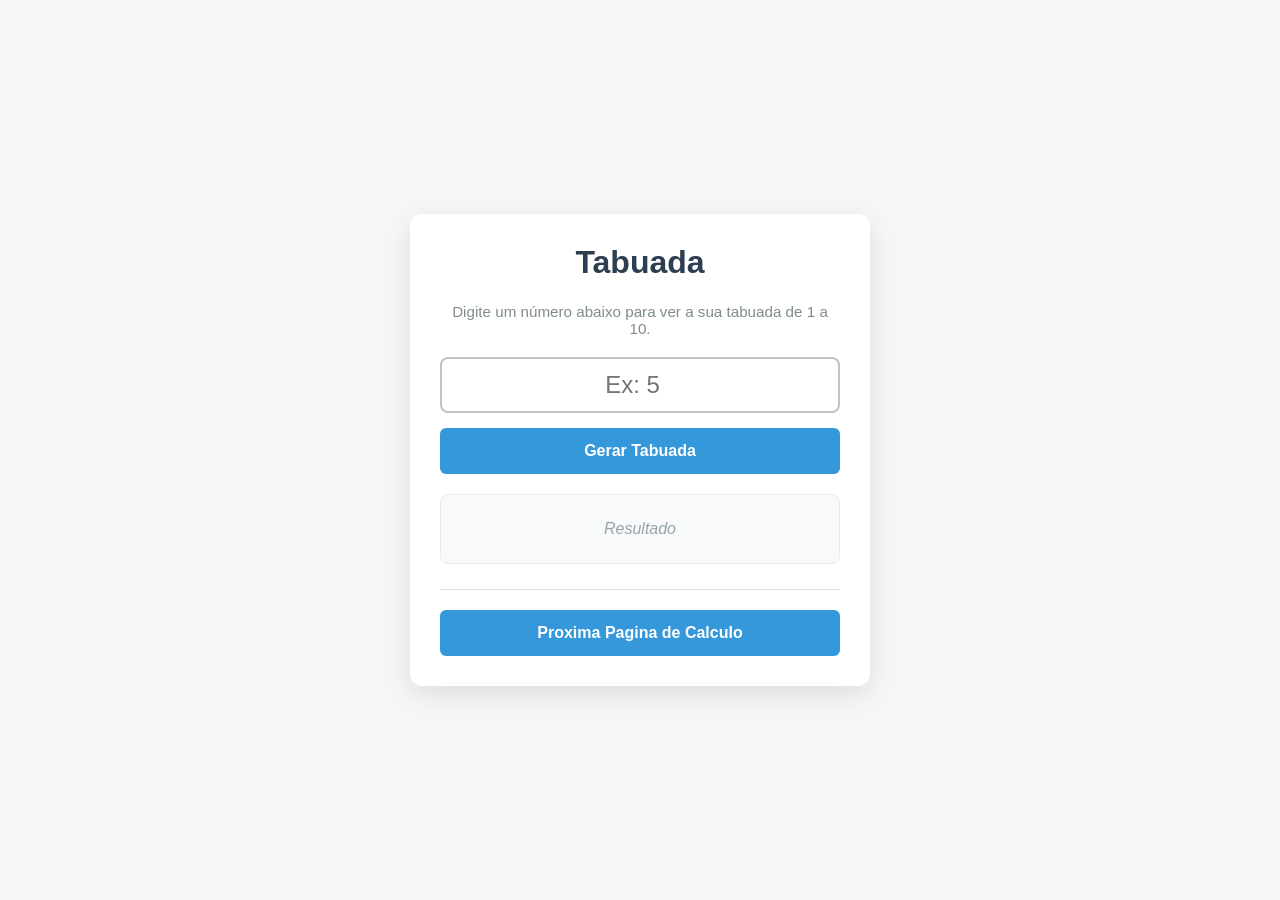
<file: index.html>
<!DOCTYPE html>
<html lang="pt">
<head>
    <meta charset="UTF-8">
    <meta name="viewport" content="width=device-width, initial-scale=1.0">
    <title>Gerador de Tabuada</title>
    <link rel="stylesheet" href="index.css">
</head>
<body>
    
    <div class="card">
        <h1>Tabuada</h1>
        <p class="instrucao">Digite um número abaixo para ver a sua tabuada de 1 a 10.</p>
        
        <div class="calculadora-box">
            <input type="number" id="numero-input" placeholder="Ex: 5">
        </div>

        <button id="btn-gerar">Gerar Tabuada</button>

        <div id="resultado-container">
            <p class="placeholder-text"> Resultado </p>
        </div>

        <hr>

    <button onclick="window.location.href='soma.html'">
        Proxima Pagina de Calculo
    </button>
    </div>

    <script>
        const numeroInput = document.getElementById('numero-input');
        const btnGerar = document.getElementById('btn-gerar');
        const resultadoContainer = document.getElementById('resultado-container');
        const btnProximo = document.getElementById('btn-proximo');

        btnGerar.addEventListener('click', function() {
            const numero = parseFloat(numeroInput.value);

            resultadoContainer.innerHTML = '';

            if (isNaN(numero)) {
                resultadoContainer.innerHTML = '<p class="erro">Por favor, digite um número válido!</p>';
                return;
            }

            for (let i = 1; i <= 10; i++) {
                const resultadoConta = numero * i;

                const linha = document.createElement('p');
                linha.className = 'linha-tabuada';
                linha.innerHTML = `<strong>${numero}</strong> &times; ${i} = <strong>${resultadoConta}</strong>`;
                
                resultadoContainer.appendChild(linha);
            }
        });

        btnProximo.addEventListener('click', function() {
            window.location.href = 'proxima-pagina.html';
        });
    </script>
</body>
</html>
</file>
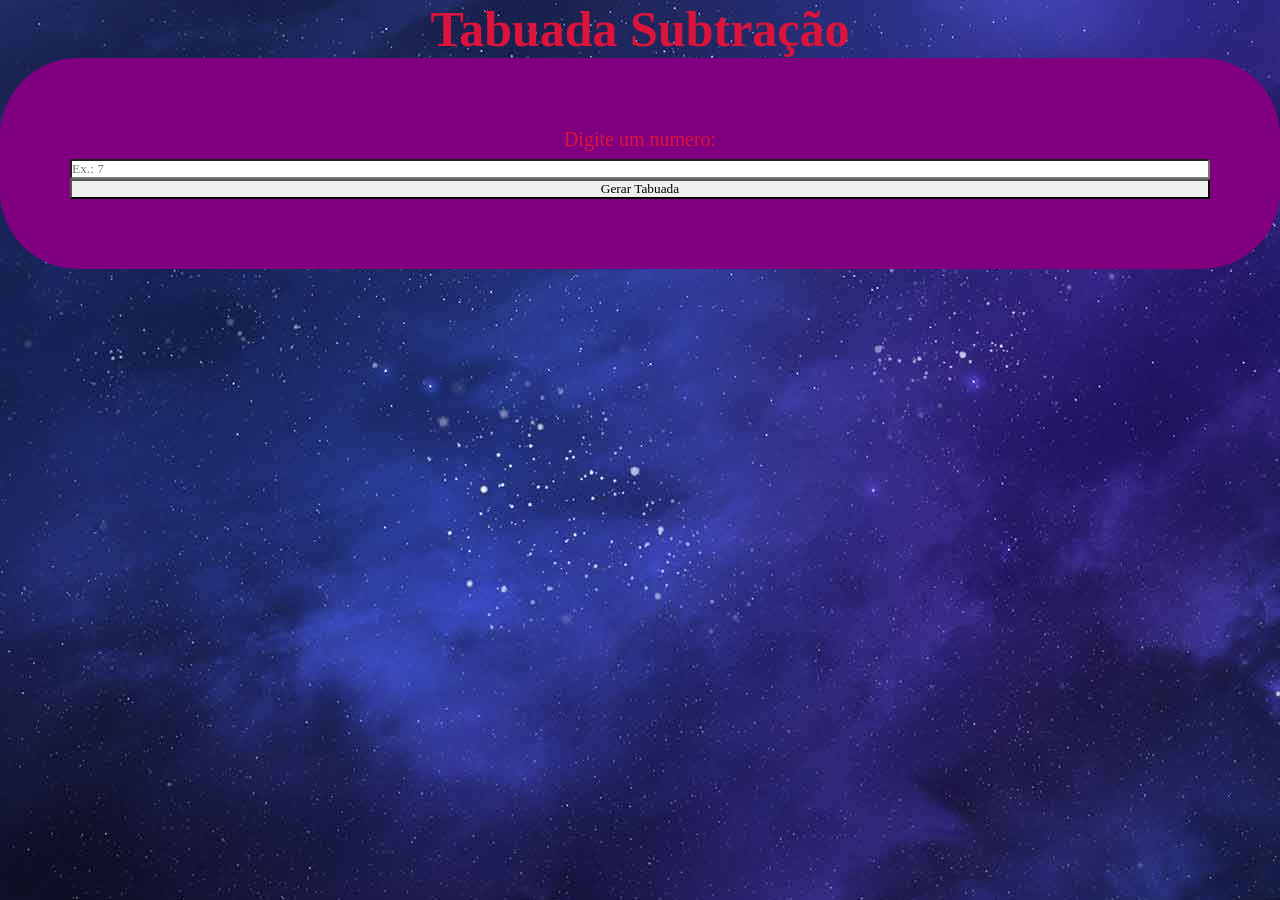
<file: pagina-2.html>
<!DOCTYPE html>
<html lang="pt">
<head>
    <meta charset="UTF-8">
    <meta name="viewport" content="width=device-width, initial-scale=1.0">
    <title>Tabuada Subtração</title>
    <link rel="stylesheet" href="pagina-2.css">
</head>
<body class="pagina2">
    <h1>Tabuada Subtração</h1>

    <div class="container">
    <label for="numeroInput">Digite um numero: </label>
    <input type="number" id="numeroInput" placeholder="Ex.: 7">
    <button id="btnGerar">Gerar Tabuada</button>

    <div id="resultadoTabuada"></div>   </div>

    <script src="pagina-2.js"></script>
</body>
</html>
</file>
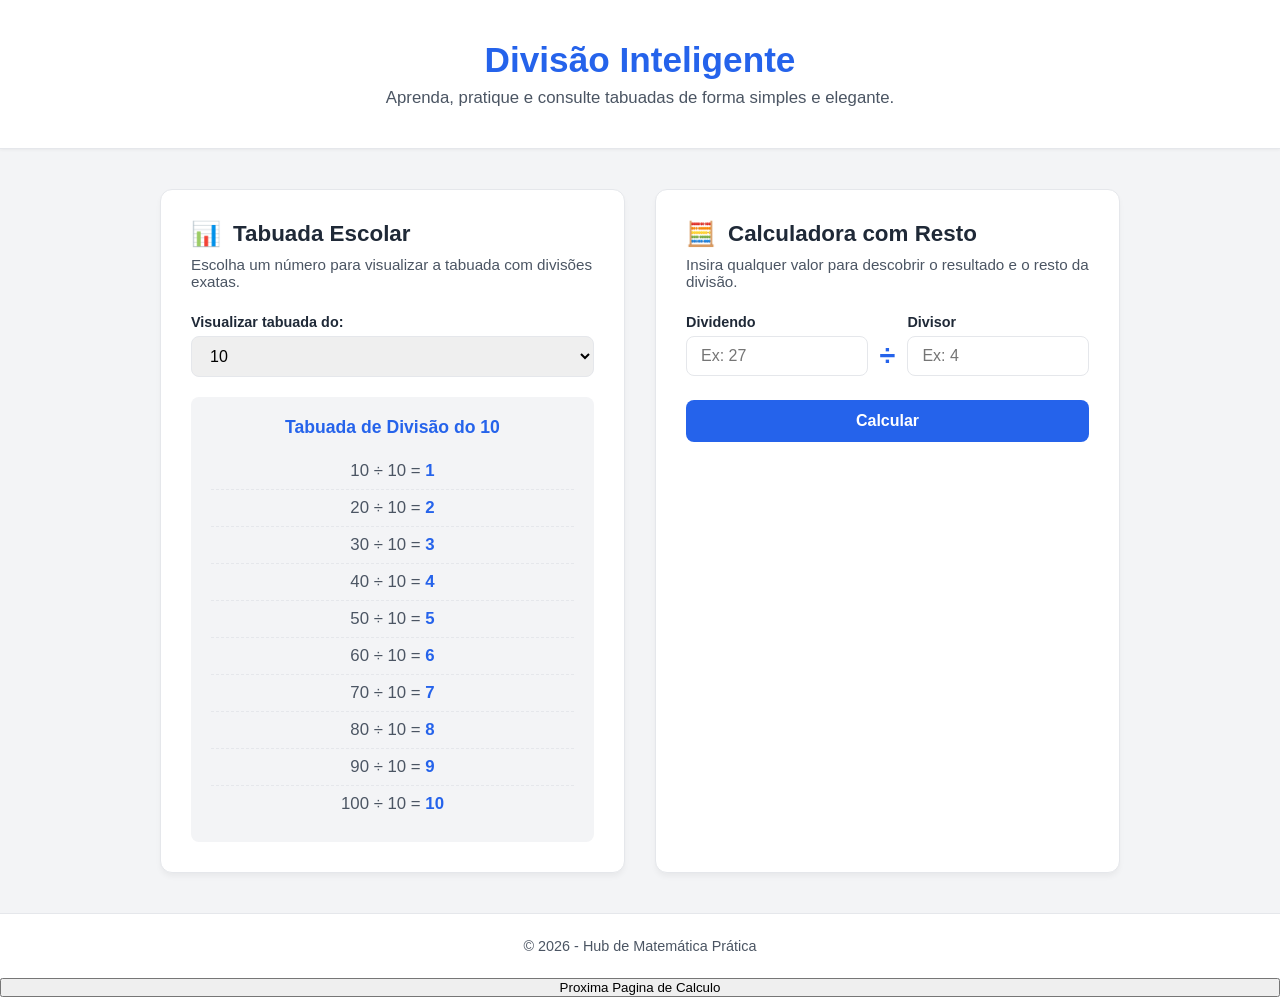
<file: pagina-3.html>
<!DOCTYPE html>
<html lang="pt-BR">
<head>
    <meta charset="UTF-8">
    <meta name="viewport" content="width=device-width, initial-scale=1.0">
    <title>Divisão Inteligente - Funcional</title>
    <style>

        * {
            margin: 0;
            padding: 0;
            box-sizing: border-box;
            font-family: 'Segoe UI', Tahoma, Geneva, Verdana, sans-serif;
        }

        :root {
            --bg-principal: #f3f4f6;
            --bg-card: #ffffff;
            --texto-escuro: #1f2937;
            --texto-suave: #4b5563;
            --azul-primario: #2563eb;
            --azul-hover: #1d4ed8;
            --azul-claro: #eff6ff;
            --borda: #e5e7eb;
            --verde-sucesso: #059669;
            --verde-claro: #ecfdf5;
        }

        body {
            background-color: var(--bg-principal);
            color: var(--texto-escuro);
            display: flex;
            flex-direction: column;
            min-height: 100vh;
        }

        .main-header {
            background-color: var(--bg-card);
            text-align: center;
            padding: 40px 20px;
            border-bottom: 1px solid var(--borda);
            box-shadow: 0 1px 3px rgba(0, 0, 0, 0.05);
        }

        .main-header h1 {
            color: var(--azul-primario);
            font-size: 2.2rem;
            font-weight: 700;
            margin-bottom: 8px;
        }

        .main-header p {
            color: var(--texto-suave);
            font-size: 1.05rem;
        }

        .main-container {
            max-width: 1000px;
            width: 100%;
            margin: 40px auto;
            padding: 0 20px;
            display: grid;
            grid-template-columns: repeat(auto-fit, minmax(340px, 1fr));
            gap: 30px;
            flex: 1;
        }

        .app-card {
            background-color: var(--bg-card);
            border-radius: 12px;
            border: 1px solid var(--borda);
            padding: 30px;
            box-shadow: 0 4px 6px -1px rgba(0, 0, 0, 0.05);
            display: flex;
            flex-direction: column;
        }

        .card-header {
            display: flex;
            align-items: center;
            gap: 12px;
            margin-bottom: 8px;
        }

        .card-icon {
            font-size: 1.5rem;
        }

        .card-header h2 {
            font-size: 1.4rem;
        }

        .card-description {
            font-size: 0.95rem;
            color: var(--texto-suave);
            margin-bottom: 24px;
        }

        label {
            display: block;
            font-size: 0.9rem;
            font-weight: 600;
            margin-bottom: 6px;
        }

        select, input {
            width: 100%;
            padding: 10px 14px;
            font-size: 1rem;
            border: 1px solid var(--borda);
            border-radius: 8px;
            outline: none;
            transition: all 0.2s ease;
        }

        select:focus, input:focus {
            border-color: var(--azul-primario);
            box-shadow: 0 0 0 3px rgba(37, 99, 213, 0.15);
        }

        .tabuada-display {
            background-color: var(--bg-principal);
            border-radius: 8px;
            padding: 20px;
            margin-top: auto;
        }

        .tabuada-display h3 {
            text-align: center;
            font-size: 1.1rem;
            margin-bottom: 15px;
            color: var(--azul-primario);
        }

        .tabuada-item {
            font-size: 1.05rem;
            padding: 8px 0;
            text-align: center;
            border-bottom: 1px dashed var(--borda);
            color: var(--texto-suave);
        }

        .tabuada-item:last-child {
            border-bottom: none;
        }

        .resultado-destaque {
            font-weight: 700;
            color: var(--azul-primario);
        }

        .calc-form {
            display: flex;
            align-items: center;
            gap: 12px;
            margin-bottom: 24px;
        }

        .input-field {
            flex: 1;
        }

        .calc-operator {
            font-size: 1.8rem;
            font-weight: bold;
            color: var(--azul-primario);
            margin-top: 20px;
        }

        .btn-primary {
            width: 100%;
            padding: 12px;
            background-color: var(--azul-primario);
            color: white;
            font-size: 1rem;
            font-weight: 600;
            border: none;
            border-radius: 8px;
            cursor: pointer;
            transition: background-color 0.2s ease;
        }

        .btn-primary:hover {
            background-color: var(--azul-hover);
        }

        .calc-resultado {
            margin-top: 24px;
            padding: 20px;
            background-color: var(--verde-claro);
            border: 1px solid #a7f3d0;
            border-radius: 8px;
        }

        .calc-resultado h3 {
            color: var(--verde-sucesso);
            font-size: 1rem;
            margin-bottom: 12px;
        }

        .result-grid {
            display: grid;
            grid-template-columns: 1fr 1fr;
            gap: 12px;
        }

        .result-box {
            background-color: white;
            padding: 12px;
            border-radius: 6px;
            text-align: center;
            border: 1px solid #d1fae5;
        }

        .result-label {
            display: block;
            font-size: 0.8rem;
            color: var(--texto-suave);
            margin-bottom: 4px;
        }

        .result-value {
            font-size: 1.3rem;
            font-weight: 700;
            color: var(--verde-sucesso);
        }

        .result-message {
            margin-top: 12px;
            font-size: 0.85rem;
            text-align: center;
            color: var(--verde-sucesso);
            font-style: italic;
        }

        .hidden {
            display: none;
        }

        .main-footer {
            text-align: center;
            padding: 24px;
            background-color: var(--bg-card);
            color: var(--texto-suave);
            border-top: 1px solid var(--borda);
            font-size: 0.9rem;
        }
    </style>
</head>
<body>

    <header class="main-header">
        <h1>Divisão Inteligente</h1>
        <p>Aprenda, pratique e consulte tabuadas de forma simples e elegante.</p>
    </header>

    <main class="main-container">
        
        <section class="app-card">
            <div class="card-header">
                <span class="card-icon">📊</span>
                <h2>Tabuada Escolar</h2>
            </div>
            <p class="card-description">Escolha um número para visualizar a tabuada com divisões exatas.</p>
            
            <div style="margin-bottom: 20px;">
                <label for="select-numero">Visualizar tabuada do:</label>
                <select id="select-numero" onchange="atualizarTabuada()">
                    <option value="2">2</option>
                    <option value="3">3</option>
                    <option value="4">4</option>
                    <option value="5">5</option>
                    <option value="6">6</option>
                    <option value="7">7</option>
                    <option value="8">8</option>
                    <option value="9">9</option>
                    <option value="10" selected>10</option>
                </select>
            </div>

            <div class="tabuada-display">
                <h3 id="tabuada-titulo">Tabuada do 10</h3>
                <div id="tabuada-linhas" class="tabuada-linhas"></div>
            </div>
        </section>

        <section class="app-card">
            <div class="card-header">
                <span class="card-icon">🧮</span>
                <h2>Calculadora com Resto</h2>
            </div>
            <p class="card-description">Insira qualquer valor para descobrir o resultado e o resto da divisão.</p>

            <div class="calc-form">
                <div class="input-field">
                    <label for="dividendo">Dividendo</label>
                    <input type="number" id="dividendo" placeholder="Ex: 27" min="0">
                </div>
                
                <div class="calc-operator">÷</div>

                <div class="input-field">
                    <label for="divisor">Divisor</label>
                    <input type="number" id="divisor" placeholder="Ex: 4" min="1">
                </div>
            </div>

            <button onclick="calcularDivisao()" class="btn-primary">Calcular</button>

            <div id="calc-resultado" class="calc-resultado hidden">
                <h3>Resultado da Operação</h3>
                <div class="result-grid">
                    <div class="result-box">
                        <span class="result-label">Quociente (Resultado)</span>
                        <span id="res-quociente" class="result-value">0</span>
                    </div>
                    <div class="result-box">
                        <span class="result-label">Resto da Divisão</span>
                        <span id="res-resto" class="result-value">0</span>
                    </div>
                </div>
                <p id="res-mensagem" class="result-message"></p>
            </div>
        </section>

    </main>

    <footer class="main-footer">
        <p>&copy; 2026 - Hub de Matemática Prática</p>
    </footer>

    <script>
        function atualizarTabuada() {
            const divisor = parseInt(document.getElementById('select-numero').value);
            const containerLinhas = document.getElementById('tabuada-linhas');
            const titulo = document.getElementById('tabuada-titulo');

            titulo.innerText = `Tabuada de Divisão do ${divisor}`;
            containerLinhas.innerHTML = ''; 

            for (let i = 1; i <= 10; i++) {
                let dividendo = i * divisor;
                let resultado = dividendo / divisor;

                const divItem = document.createElement('div');
                divItem.className = 'tabuada-item';
                divItem.innerHTML = `${dividendo} ÷ ${divisor} = <span class="resultado-destaque">${resultado}</span>`;
                
                containerLinhas.appendChild(divItem);
            }
        }

        function calcularDivisao() {
            const dividendo = parseInt(document.getElementById('dividendo').value);
            const divisor = parseInt(document.getElementById('divisor').value);
            const painelResultado = document.getElementById('calc-resultado');

            if (isNaN(dividendo) || isNaN(divisor)) {
                alert("Por favor, preencha todos os campos numéricos.");
                return;
            }

            if (divisor === 0) {
                alert("Não é possível dividir por zero!");
                return;
            }

            const quociente = Math.floor(dividendo / divisor);
            const resto = dividendo % divisor;

            document.getElementById('res-quociente').innerText = quociente;
            document.getElementById('res-resto').innerText = resto;

            const campoMensagem = document.getElementById('res-mensagem');
            if (resto === 0) {
                campoMensagem.innerText = `A divisão de ${dividendo} por ${divisor} é exata.`;
            } else {
                campoMensagem.innerText = `Divisão inexata. Sobraram ${resto} unidades de resto.`;
            }

            painelResultado.classList.remove('hidden');
        }

        window.onload = atualizarTabuada;
    </script>
    <button onclick="window.location.href='pagina-2.html'">
        Proxima Pagina de Calculo
</body>
</html>
</file>
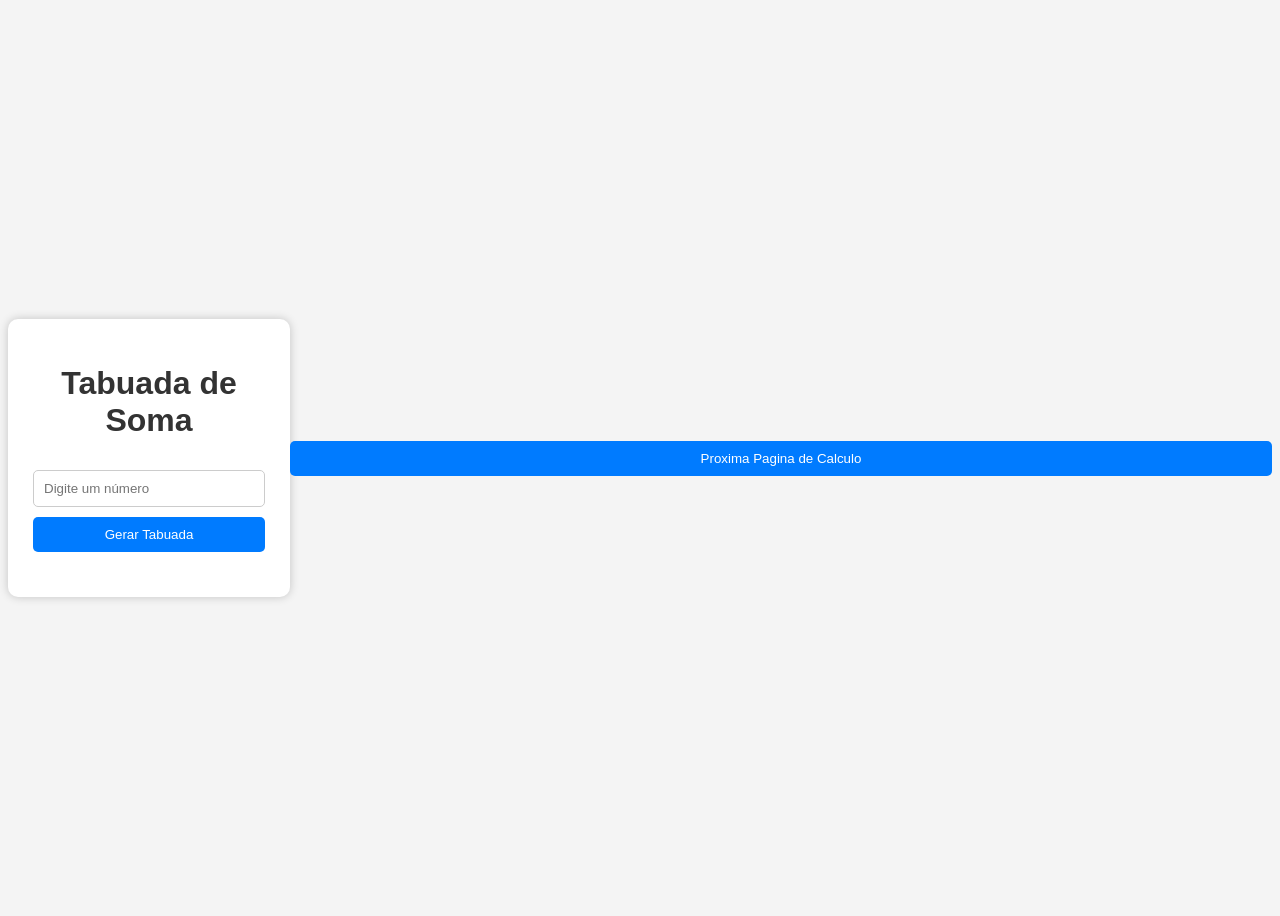
<file: soma.html>
<!DOCTYPE html>
<html lang="pt-BR">
<head>
<meta charset="UTF-8">
<meta name="viewport" content="width=device-width, initial-scale=1.0">
<title>Tabuada de Soma</title>
<link rel="stylesheet" href="soma.css">
</head>
<body>

<div class="container">
    <h1>Tabuada de Soma</h1>

    <input type="number" id="numero" placeholder="Digite um número">

    <button onclick="gerarTabuada()">Gerar Tabuada</button>

    <div id="resultado"></div>
    </div>

    <script src="soma.js"></script>
    <button onclick="window.location.href='pagina-3.html'">
        Proxima Pagina de Calculo
</body>
</html>
</file>
<file: index.css>
body {
    font-family: 'Segoe UI', Tahoma, Geneva, Verdana, sans-serif;
    background-color: #f4f7f6;
    display: flex;
    justify-content: center;
    align-items: center;
    min-height: 100vh;
    margin: 0;
    padding: 20px;
    box-sizing: border-box;
}


.card {
    background-color: #ffffff;
    padding: 30px;
    border-radius: 12px;
    box-shadow: 0 8px 24px rgba(0, 0, 0, 0.1);
    text-align: center;
    max-width: 400px;
    width: 100%;
}

h1 {
    color: #2c3e50;
    margin-top: 0;
}

.instrucao {
    color: #7f8c8d;
    font-size: 0.95rem;
    margin-bottom: 20px;
}


.calculadora-box {
    margin-bottom: 15px;
}

input[type="number"] {
    width: 100%;
    padding: 12px;
    font-size: 1.5rem;
    text-align: center;
    border: 2px solid #bdc3c7;
    border-radius: 8px;
    outline: none;
    box-sizing: border-box;
    transition: border-color 0.2s;
}

input[type="number"]:focus {
    border-color: #3498db;
}

button {
    background-color: #3498db;
    color: white;
    border: none;
    padding: 14px 20px;
    font-size: 1rem;
    border-radius: 6px;
    cursor: pointer;
    width: 100%;
    font-weight: bold;
    transition: background-color 0.2s;
}

button:hover {
    background-color: #2980b9;
}

#resultado-container {
    margin-top: 20px;
    padding: 15px;
    background-color: #f8f9fa;
    border-radius: 8px;
    border: 1px solid #e9ecef;
    max-height: 320px;
    overflow-y: auto;
}

.placeholder-text {
    color: #95a5a6;
    font-style: italic;
    margin: 10px 0;
}

.linha-tabuada {
    font-size: 1.2rem;
    color: #34495e;
    margin: 8px 0;
    padding: 6px;
    border-bottom: 1px dashed #e0e0e0;
}

.linha-tabuada:last-child {
    border-bottom: none;
}

.erro {
    color: #e67e22;
    font-weight: bold;
    margin: 0;
}

hr {
    border: 0;
    height: 1px;
    background: #e0e0e0;
    margin: 25px 0 20px 0;
}

.btn-avancar {
    background-color: #2ecc71;
}

.btn-avancar:hover {
    background-color: #27ae60;
}
</file>
<file: pagina-2.css>
* {
    margin: 0;
    border-radius: 0;
    padding: 0;
}

.pagina2 {
    margin: 0;
    border-radius: 0;
    padding: 0;
    background-image: url(assets/Space-Background-Images.jpg);
}

h1 {
    text-align: center;
    color: crimson;
    font-family: fantasy;
    font-size: 50px;
}

label {
    display: block;
    text-align: center;
    color: crimson;
    font-family: fantasy;
    font-size: 20px;
    margin-bottom: 8px;
}
    
input {
    font-family: fantasy;
}

button {
    font-family: fantasy;
}

.container {
    display: flex;
    flex-direction: column;   
    background-color: purple; 
    padding: 70px;
    border-radius: 78px;
}
</file>
<file: soma.css>
* {
        box-sizing: border-box;
    }
    body{
        font-family: Arial, sans-serif;
        background: #f4f4f4;
        display: flex;
        justify-content: center;
        align-items: center;
        min-height: 100vh;
    }

    .container{
        background: white;
        padding: 25px;
        border-radius: 10px;
        box-shadow: 0 0 10px rgba(0,0,0,0.2);
        width: 350px;
        text-align: center;
    }

    h1{
        color: #333;
    }

    input{
        width: 100%;
        padding: 10px;
        margin: 10px 0;
        border: 1px solid #ccc;
        border-radius: 5px;
    }

    button{
        width: 100%;
        padding: 10px;
        background: #007bff;
        color: white;
        border: none;
        border-radius: 5px;
        cursor: pointer;
    }

    button:hover{
        background: #0056b3;
    }

    #resultado{
        margin-top: 20px;
        text-align: left;
    }

    .linha{
        padding: 5px;
        border-bottom: 1px solid #eee;
    }
</file>
